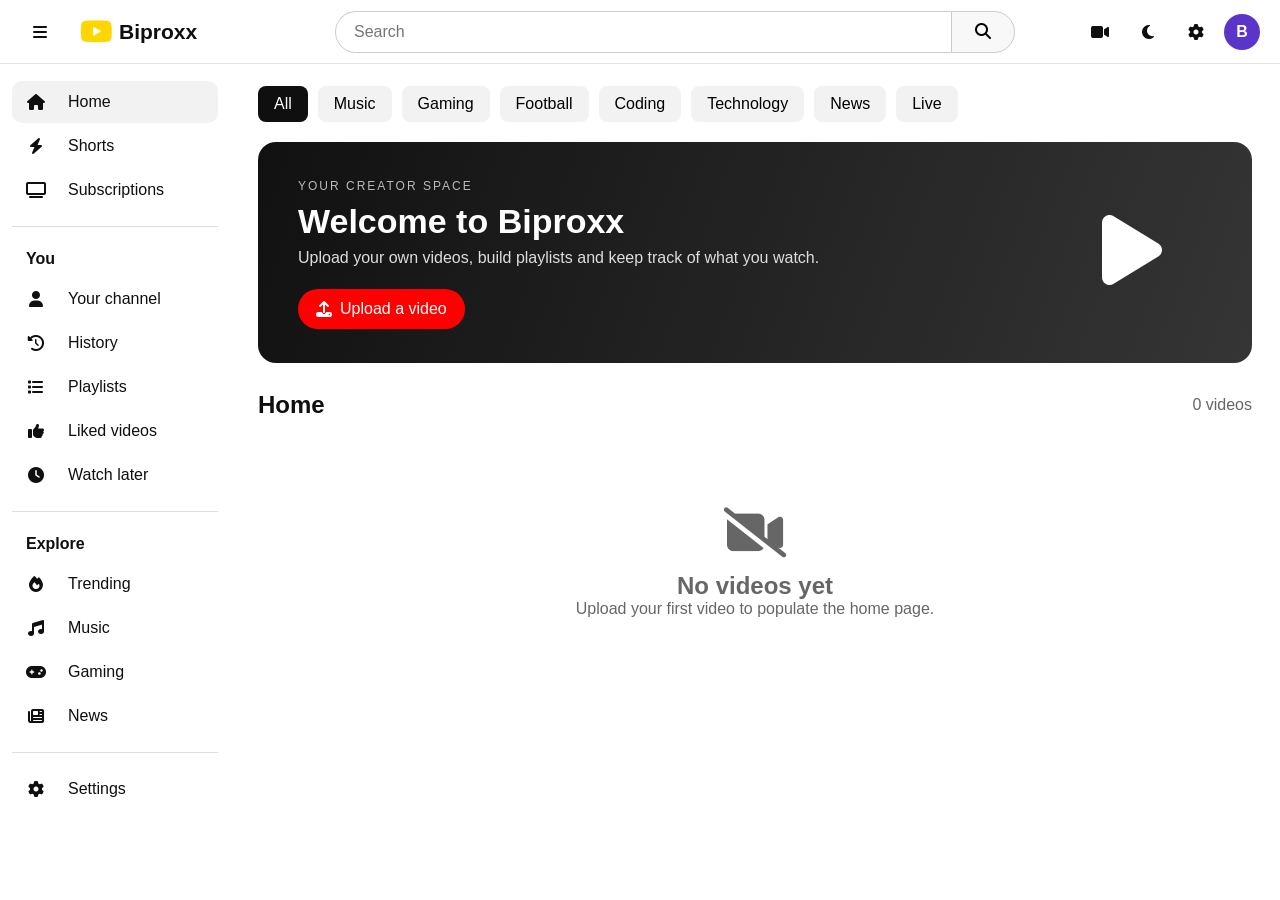
<file: index.html>
<!DOCTYPE html>
<html lang="en">
<head>
  <meta charset="UTF-8">
  <meta name="viewport" content="width=device-width, initial-scale=1.0">
  <title>Biproxx - Home</title>
  <link rel="stylesheet" href="css/style.css">
  <link rel="stylesheet" href="https://cdnjs.cloudflare.com/ajax/libs/font-awesome/6.5.2/css/all.min.css">
</head>
<body data-page="home">
<header class="topbar">
  <button class="icon-btn" id="menuBtn"><i class="fa-solid fa-bars"></i></button>
  <a class="brand" href="index.html"><i class="fa-brands fa-youtube"></i><b>Biproxx</b></a>
  <div class="search"><input id="searchInput" placeholder="Search"><button id="searchBtn"><i class="fa-solid fa-magnifying-glass"></i></button></div>
  <div class="top-actions">
    <a class="icon-btn" href="upload.html" title="Create"><i class="fa-solid fa-video"></i></a>
    <button class="icon-btn" id="themeBtn" title="Theme"><i class="fa-solid fa-moon"></i></button>
    <a class="icon-btn" href="settings.html" title="Settings"><i class="fa-solid fa-gear"></i></a>
    <a class="avatar" href="channel.html" id="avatar">B</a>
  </div>
</header>

<aside class="sidebar" id="sidebar">
  <a class="side active" href="index.html"><i class="fa-solid fa-house"></i>Home</a>
  <a class="side" href="#"><i class="fa-solid fa-bolt"></i>Shorts</a>
  <a class="side" href="subscriptions.html"><i class="fa-solid fa-tv"></i>Subscriptions</a>
  <hr>
  <div class="side-title">You</div>
  <a class="side" href="channel.html"><i class="fa-solid fa-user"></i>Your channel</a>
  <a class="side" href="history.html"><i class="fa-solid fa-clock-rotate-left"></i>History</a>
  <a class="side" href="playlists.html"><i class="fa-solid fa-list"></i>Playlists</a>
  <a class="side" href="liked.html"><i class="fa-solid fa-thumbs-up"></i>Liked videos</a>
  <a class="side" href="playlists.html"><i class="fa-solid fa-clock"></i>Watch later</a>
  <hr>
  <div class="side-title">Explore</div>
  <a class="side" href="#"><i class="fa-solid fa-fire"></i>Trending</a>
  <a class="side" href="#"><i class="fa-solid fa-music"></i>Music</a>
  <a class="side" href="#"><i class="fa-solid fa-gamepad"></i>Gaming</a>
  <a class="side" href="#"><i class="fa-solid fa-newspaper"></i>News</a>
  <hr>
  <a class="side" href="settings.html"><i class="fa-solid fa-gear"></i>Settings</a>
</aside>

<main class="content">
  <div class="chips" id="chips">
    <button class="chip active">All</button><button class="chip">Music</button><button class="chip">Gaming</button>
    <button class="chip">Football</button><button class="chip">Coding</button><button class="chip">Technology</button>
    <button class="chip">News</button><button class="chip">Live</button>
  </div>
  <section class="hero">
    <div><span class="eyebrow">YOUR CREATOR SPACE</span><h1>Welcome to Biproxx</h1><p>Upload your own videos, build playlists and keep track of what you watch.</p><a class="primary" href="upload.html"><i class="fa-solid fa-upload"></i> Upload a video</a></div>
    <div class="hero-icon"><i class="fa-solid fa-play"></i></div>
  </section>
  <div class="section-head"><h2>Home</h2><span id="videoCount"></span></div>
  <div class="video-grid" id="videoGrid"></div>
</main>
<div class="toast" id="toast"></div>
<script src="js/app.js"></script>
</body>
</html>
</file>
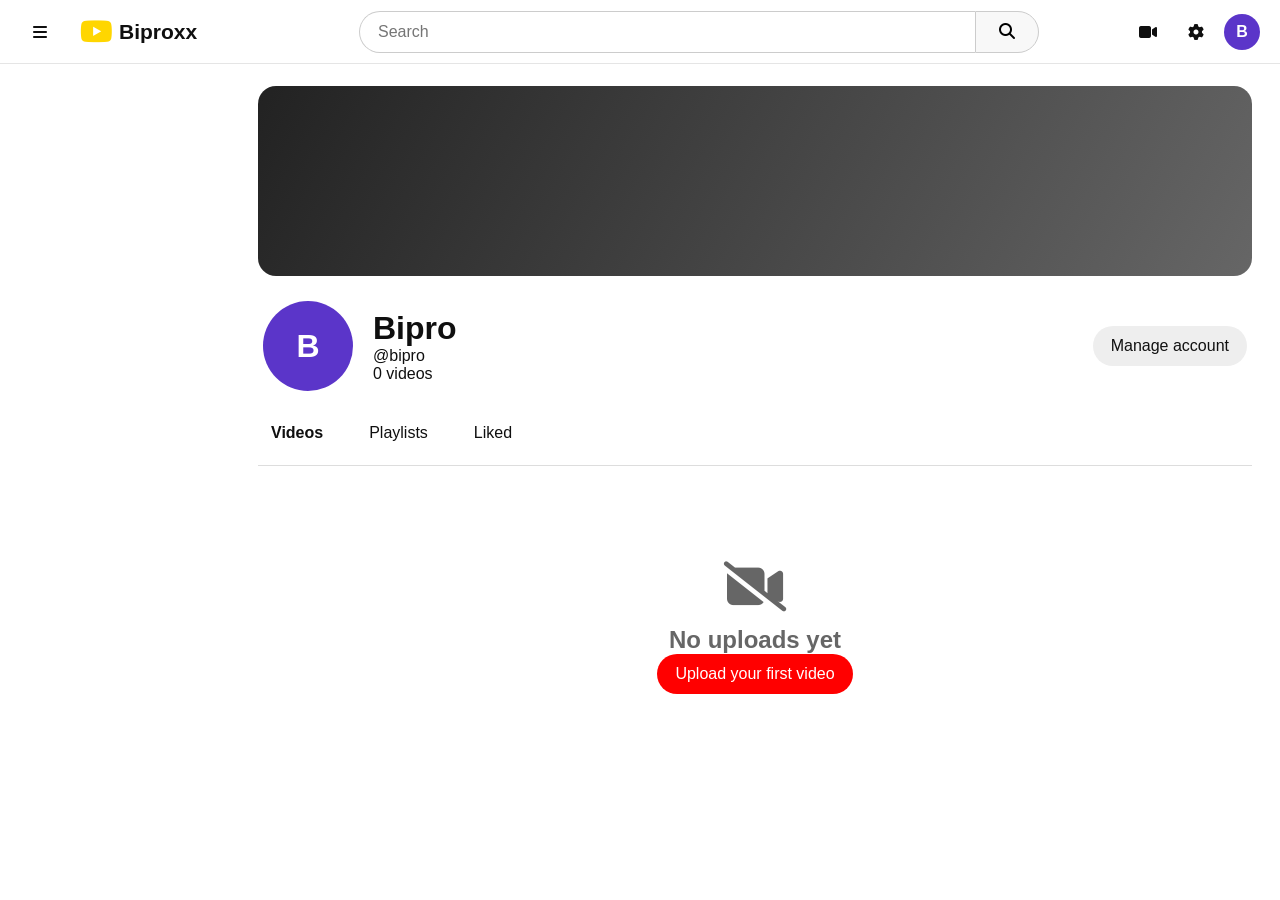
<file: channel.html>
<!DOCTYPE html><html lang="en"><head><meta charset="UTF-8"><meta name="viewport" content="width=device-width,initial-scale=1.0"><title>Your Channel - Biproxx</title><link rel="stylesheet" href="css/style.css"><link rel="stylesheet" href="https://cdnjs.cloudflare.com/ajax/libs/font-awesome/6.5.2/css/all.min.css"></head>
<body data-page="channel"><header class="topbar"><button class="icon-btn" id="menuBtn"><i class="fa-solid fa-bars"></i></button><a class="brand" href="index.html"><i class="fa-brands fa-youtube"></i><b>Biproxx</b></a><div class="search"><input id="searchInput" placeholder="Search"><button id="searchBtn"><i class="fa-solid fa-magnifying-glass"></i></button></div><div class="top-actions"><a class="icon-btn" href="upload.html"><i class="fa-solid fa-video"></i></a><a class="icon-btn" href="settings.html"><i class="fa-solid fa-gear"></i></a><a class="avatar" href="channel.html" id="avatar">B</a></div></header><main class="content"><div class="channel-banner"></div><div class="channel-head"><div class="big-avatar" id="channelAvatar">B</div><div><h1 id="channelName">Your Channel</h1><p id="channelHandle">@creator</p><p id="channelStats"></p></div><a class="secondary" href="settings.html">Manage account</a></div><div class="tabs"><b>Videos</b><a href="playlists.html">Playlists</a><a href="liked.html">Liked</a></div><div class="video-grid" id="channelVideos"></div></main><div class="toast" id="toast"></div><script src="js/app.js"></script></body></html>
</file>
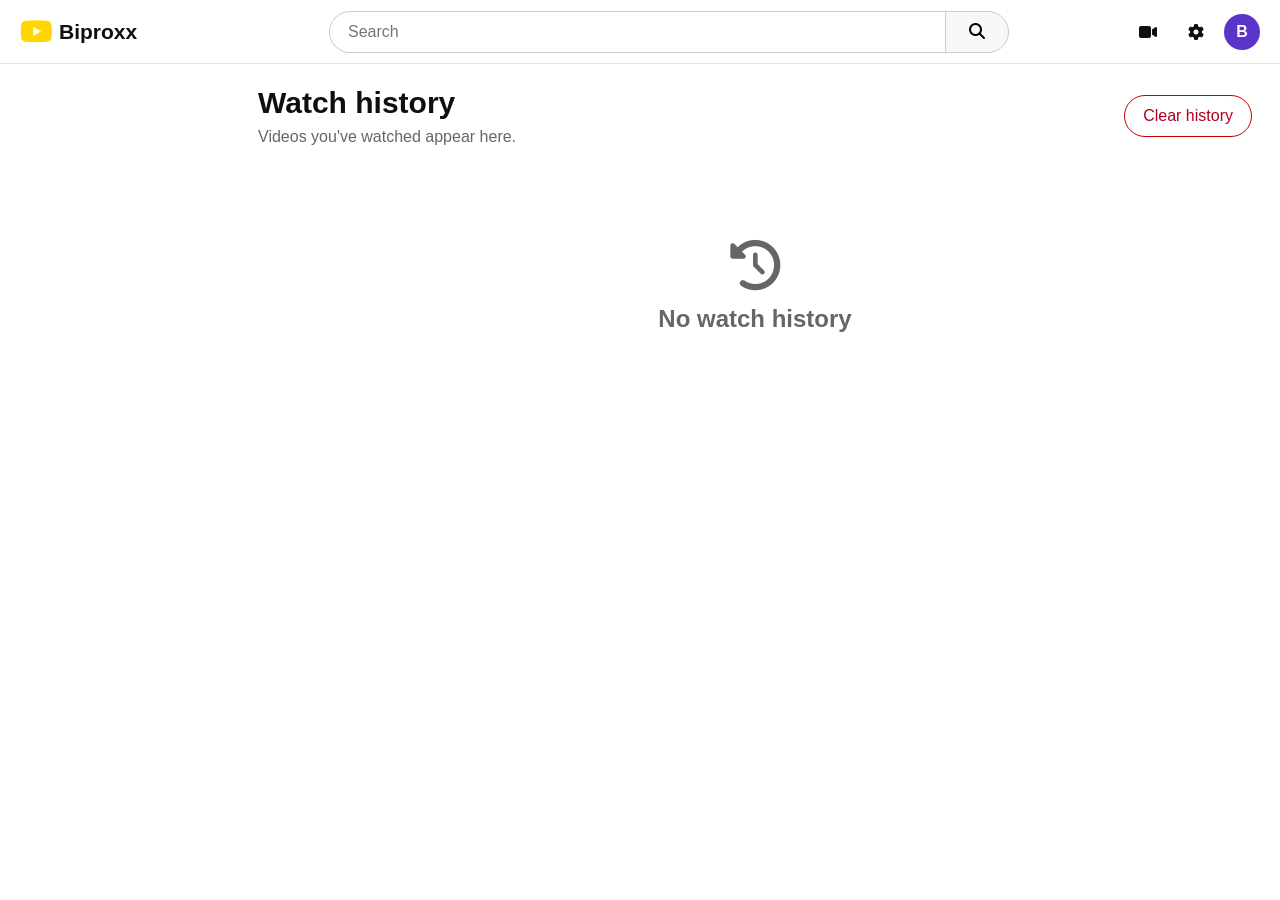
<file: history.html>
<!DOCTYPE html><html lang="en"><head><meta charset="UTF-8"><meta name="viewport" content="width=device-width,initial-scale=1.0"><title>History - Biproxx</title><link rel="stylesheet" href="css/style.css"><link rel="stylesheet" href="https://cdnjs.cloudflare.com/ajax/libs/font-awesome/6.5.2/css/all.min.css"></head><body data-page="history"><header class="topbar"><a class="brand" href="index.html"><i class="fa-brands fa-youtube"></i><b>Biproxx</b></a><div class="search"><input id="searchInput" placeholder="Search"><button id="searchBtn"><i class="fa-solid fa-magnifying-glass"></i></button></div><div class="top-actions"><a class="icon-btn" href="upload.html"><i class="fa-solid fa-video"></i></a><a class="icon-btn" href="settings.html"><i class="fa-solid fa-gear"></i></a><a class="avatar" href="channel.html" id="avatar">B</a></div></header><main class="content narrow"><div class="page-title row"><div><h1>Watch history</h1><p>Videos you've watched appear here.</p></div><button class="danger-outline" id="clearHistory">Clear history</button></div><div id="historyList" class="list"></div></main><div class="toast" id="toast"></div><script src="js/app.js"></script></body></html>
</file>
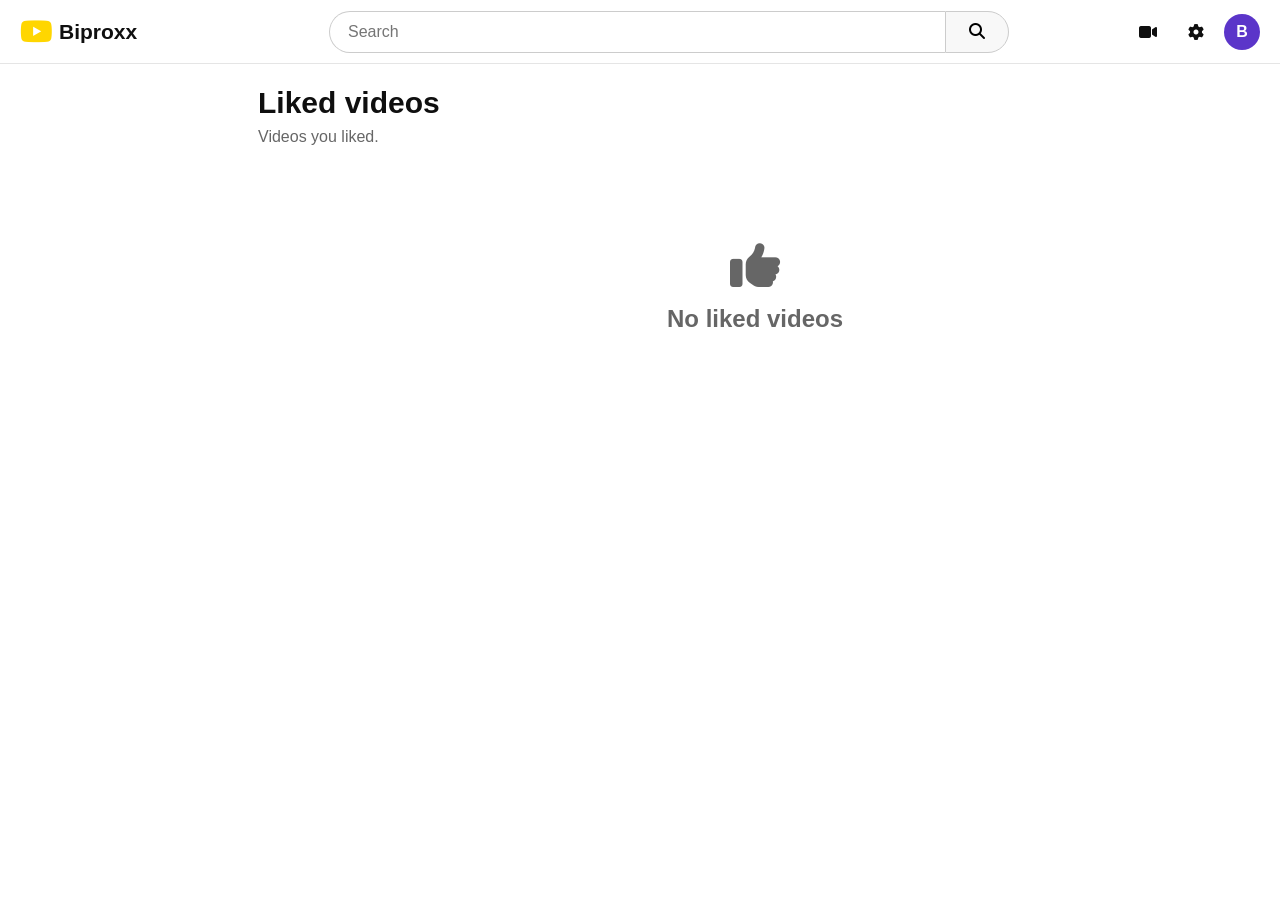
<file: liked.html>
<!DOCTYPE html><html lang="en"><head><meta charset="UTF-8"><meta name="viewport" content="width=device-width,initial-scale=1.0"><title>Liked Videos - Biproxx</title><link rel="stylesheet" href="css/style.css"><link rel="stylesheet" href="https://cdnjs.cloudflare.com/ajax/libs/font-awesome/6.5.2/css/all.min.css"></head><body data-page="liked"><header class="topbar"><a class="brand" href="index.html"><i class="fa-brands fa-youtube"></i><b>Biproxx</b></a><div class="search"><input id="searchInput" placeholder="Search"><button id="searchBtn"><i class="fa-solid fa-magnifying-glass"></i></button></div><div class="top-actions"><a class="icon-btn" href="upload.html"><i class="fa-solid fa-video"></i></a><a class="icon-btn" href="settings.html"><i class="fa-solid fa-gear"></i></a><a class="avatar" href="channel.html" id="avatar">B</a></div></header><main class="content narrow"><div class="page-title"><h1>Liked videos</h1><p>Videos you liked.</p></div><div id="likedList" class="video-grid"></div></main><div class="toast" id="toast"></div><script src="js/app.js"></script></body></html>
</file>
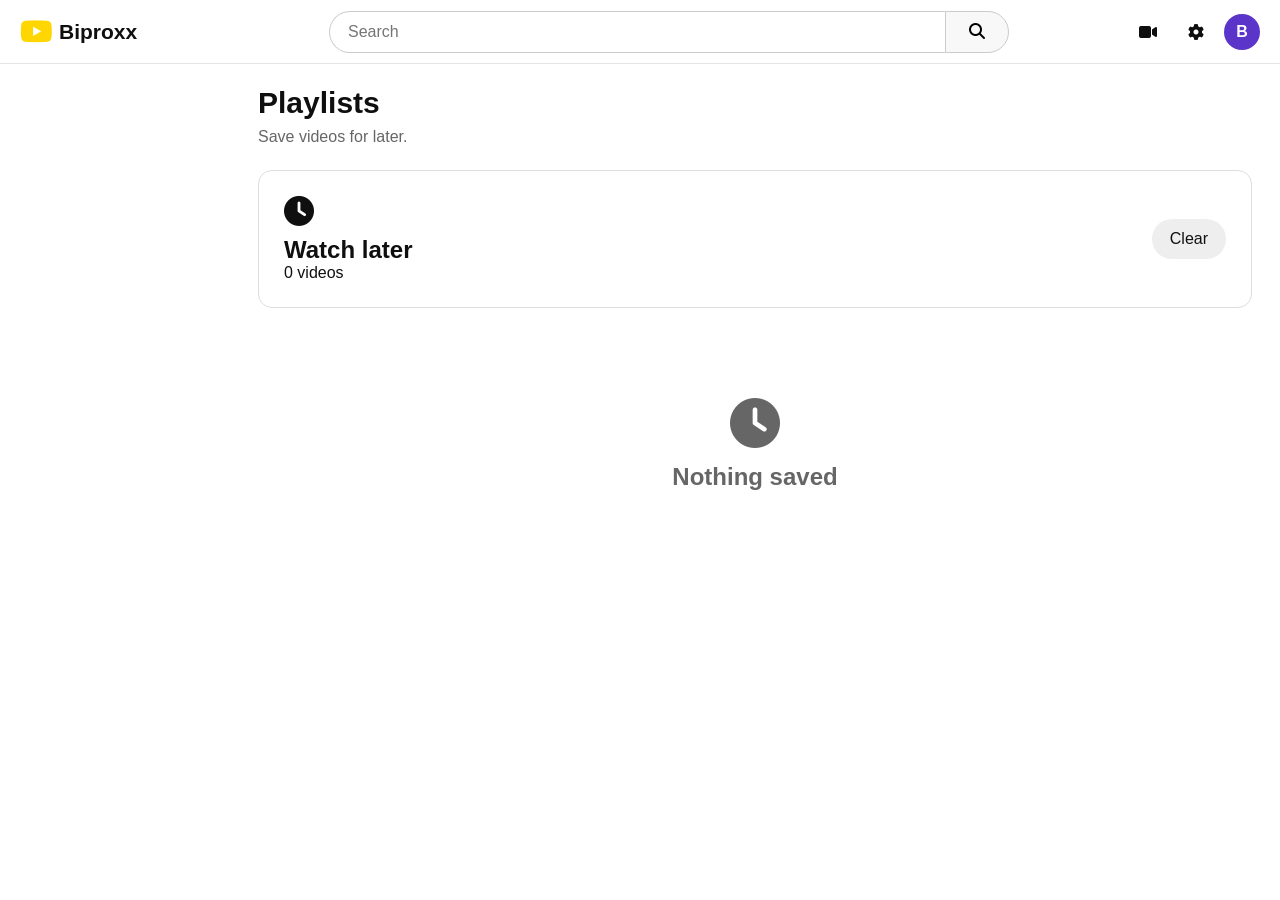
<file: playlists.html>
<!DOCTYPE html><html lang="en"><head><meta charset="UTF-8"><meta name="viewport" content="width=device-width,initial-scale=1.0"><title>Playlists - Biproxx</title><link rel="stylesheet" href="css/style.css"><link rel="stylesheet" href="https://cdnjs.cloudflare.com/ajax/libs/font-awesome/6.5.2/css/all.min.css"></head><body data-page="playlists"><header class="topbar"><a class="brand" href="index.html"><i class="fa-brands fa-youtube"></i><b>Biproxx</b></a><div class="search"><input id="searchInput" placeholder="Search"><button id="searchBtn"><i class="fa-solid fa-magnifying-glass"></i></button></div><div class="top-actions"><a class="icon-btn" href="upload.html"><i class="fa-solid fa-video"></i></a><a class="icon-btn" href="settings.html"><i class="fa-solid fa-gear"></i></a><a class="avatar" href="channel.html" id="avatar">B</a></div></header><main class="content narrow"><div class="page-title"><h1>Playlists</h1><p>Save videos for later.</p></div><div class="playlist-card"><div><i class="fa-solid fa-clock"></i><h2>Watch later</h2><p id="laterCount">0 videos</p></div><button class="secondary" id="clearLater">Clear</button></div><div id="laterList" class="list"></div></main><div class="toast" id="toast"></div><script src="js/app.js"></script></body></html>
</file>
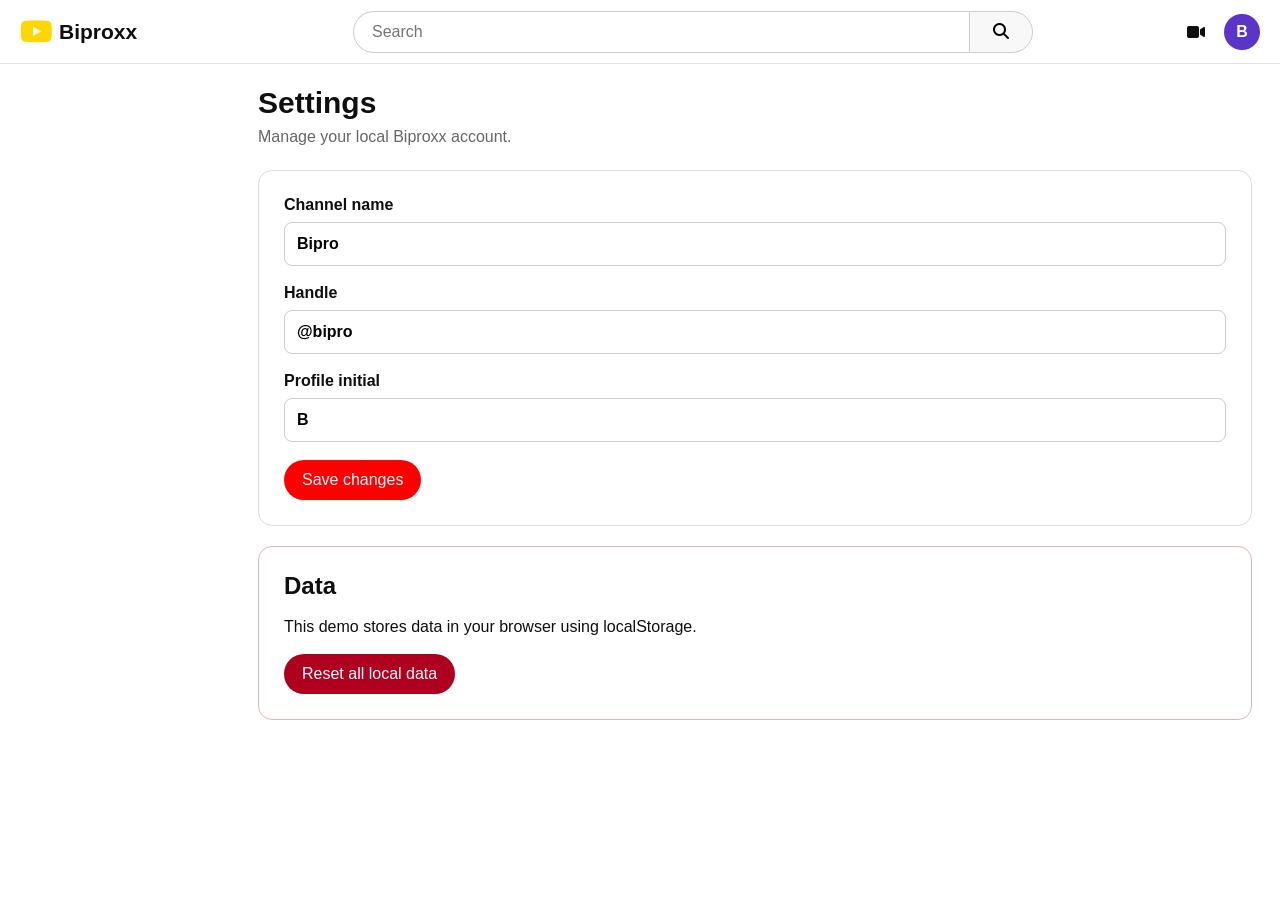
<file: settings.html>
<!DOCTYPE html><html lang="en"><head><meta charset="UTF-8"><meta name="viewport" content="width=device-width,initial-scale=1.0"><title>Settings - Biproxx</title><link rel="stylesheet" href="css/style.css"><link rel="stylesheet" href="https://cdnjs.cloudflare.com/ajax/libs/font-awesome/6.5.2/css/all.min.css"></head><body data-page="settings"><header class="topbar"><a class="brand" href="index.html"><i class="fa-brands fa-youtube"></i><b>Biproxx</b></a><div class="search"><input id="searchInput" placeholder="Search"><button id="searchBtn"><i class="fa-solid fa-magnifying-glass"></i></button></div><div class="top-actions"><a class="icon-btn" href="upload.html"><i class="fa-solid fa-video"></i></a><a class="avatar" href="channel.html" id="avatar">B</a></div></header><main class="content narrow"><div class="page-title"><h1>Settings</h1><p>Manage your local Biproxx account.</p></div><form id="settingsForm" class="form-card"><label>Channel name<input id="settingsName" required></label><label>Handle<input id="settingsHandle" placeholder="@creator" required></label><label>Profile initial<input id="settingsAvatar" maxlength="2" required></label><button class="primary" type="submit">Save changes</button></form><div class="form-card danger-card"><h2>Data</h2><p>This demo stores data in your browser using localStorage.</p><button class="danger" id="resetData">Reset all local data</button></div></main><div class="toast" id="toast"></div><script src="js/app.js"></script></body></html>
</file>
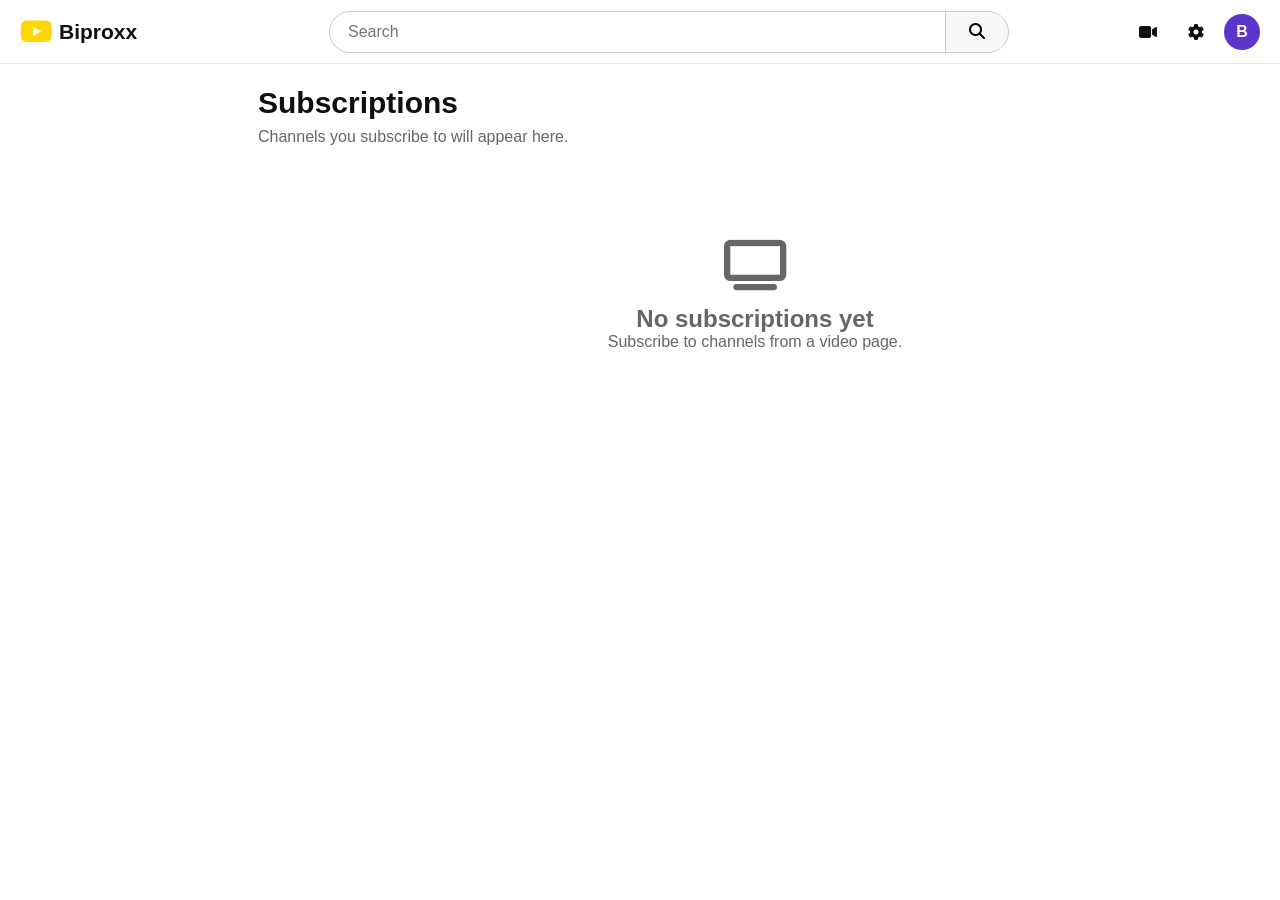
<file: subscriptions.html>
<!DOCTYPE html><html lang="en"><head><meta charset="UTF-8"><meta name="viewport" content="width=device-width,initial-scale=1.0"><title>Subscriptions - Biproxx</title><link rel="stylesheet" href="css/style.css"><link rel="stylesheet" href="https://cdnjs.cloudflare.com/ajax/libs/font-awesome/6.5.2/css/all.min.css"></head><body data-page="subscriptions"><header class="topbar"><a class="brand" href="index.html"><i class="fa-brands fa-youtube"></i><b>Biproxx</b></a><div class="search"><input id="searchInput" placeholder="Search"><button id="searchBtn"><i class="fa-solid fa-magnifying-glass"></i></button></div><div class="top-actions"><a class="icon-btn" href="upload.html"><i class="fa-solid fa-video"></i></a><a class="icon-btn" href="settings.html"><i class="fa-solid fa-gear"></i></a><a class="avatar" href="channel.html" id="avatar">B</a></div></header><main class="content narrow"><div class="page-title"><h1>Subscriptions</h1><p>Channels you subscribe to will appear here.</p></div><div id="subscriptionsList" class="empty"><i class="fa-solid fa-tv"></i><h2>No subscriptions yet</h2><p>Subscribe to channels from a video page.</p></div></main><div class="toast" id="toast"></div><script src="js/app.js"></script></body></html>
</file>
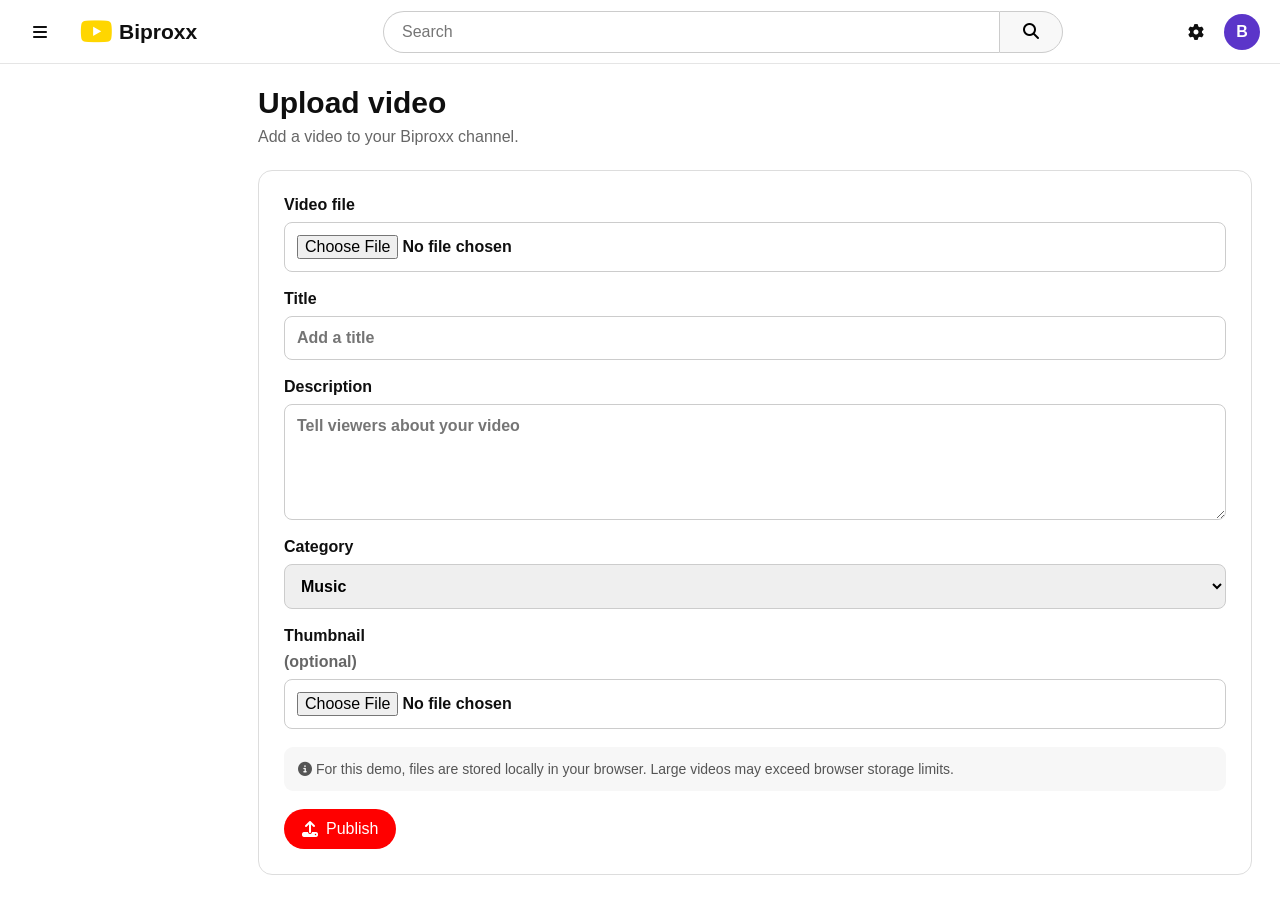
<file: upload.html>
<!DOCTYPE html><html lang="en"><head><meta charset="UTF-8"><meta name="viewport" content="width=device-width,initial-scale=1.0"><title>Upload - Biproxx</title><link rel="stylesheet" href="css/style.css"><link rel="stylesheet" href="https://cdnjs.cloudflare.com/ajax/libs/font-awesome/6.5.2/css/all.min.css"></head>
<body data-page="upload"><header class="topbar"><button class="icon-btn" id="menuBtn"><i class="fa-solid fa-bars"></i></button><a class="brand" href="index.html"><i class="fa-brands fa-youtube"></i><b>Biproxx</b></a><div class="search"><input id="searchInput" placeholder="Search"><button id="searchBtn"><i class="fa-solid fa-magnifying-glass"></i></button></div><div class="top-actions"><a class="icon-btn" href="settings.html"><i class="fa-solid fa-gear"></i></a><a class="avatar" href="channel.html" id="avatar">B</a></div></header>
<main class="content narrow"><div class="page-title"><h1>Upload video</h1><p>Add a video to your Biproxx channel.</p></div><form id="uploadForm" class="form-card"><label>Video file<input id="videoFile" type="file" accept="video/*" required></label><label>Title<input id="videoTitle" maxlength="100" placeholder="Add a title" required></label><label>Description<textarea id="videoDescription" rows="5" placeholder="Tell viewers about your video"></textarea></label><label>Category<select id="videoCategory"><option>Music</option><option>Gaming</option><option>Football</option><option>Coding</option><option>Technology</option><option>News</option><option>Other</option></select></label><label>Thumbnail <span class="muted">(optional)</span><input id="thumbnailFile" type="file" accept="image/*"></label><div class="upload-note"><i class="fa-solid fa-circle-info"></i> For this demo, files are stored locally in your browser. Large videos may exceed browser storage limits.</div><button class="primary" type="submit"><i class="fa-solid fa-upload"></i> Publish</button></form></main><div class="toast" id="toast"></div><script src="js/app.js"></script></body></html>
</file>
<file: css/style.css>
*{box-sizing:border-box;margin:0;padding:0}body{font-family:Arial,Helvetica,sans-serif;background:#fff;color:#0f0f0f}a{text-decoration:none;color:inherit}button,input,textarea,select{font:inherit}.topbar{height:64px;border-bottom:1px solid #e5e5e5;display:flex;align-items:center;gap:20px;padding:0 20px;position:sticky;top:0;background:#fff;z-index:20}.brand{display:flex;align-items:center;gap:6px;font-size:21px;min-width:190px}.brand i{font-size:29px;color:#FFD600}.icon-btn{border:0;background:transparent;width:40px;height:40px;border-radius:50%;display:grid;place-items:center;cursor:pointer;color:inherit}.icon-btn:hover{background:#f2f2f2}.search{display:flex;max-width:680px;flex:1;margin:auto}.search input{height:42px;flex:1;border:1px solid #ccc;border-right:0;border-radius:22px 0 0 22px;padding:0 18px;outline:0}.search button{width:64px;border:1px solid #ccc;border-radius:0 22px 22px 0;background:#f8f8f8;cursor:pointer}.top-actions{display:flex;align-items:center;gap:8px}.avatar,.big-avatar{background:#5b35c9;color:#fff;border-radius:50%;display:grid;place-items:center;font-weight:bold}.avatar{width:36px;height:36px}.sidebar{position:fixed;top:64px;bottom:0;width:230px;padding:15px 12px;overflow:auto;background:#fff}.side{display:flex;align-items:center;gap:22px;padding:12px 14px;border-radius:10px;margin:2px 0}.side:hover,.side.active{background:#f2f2f2}.side i{width:20px;text-align:center}.sidebar hr{border:0;border-top:1px solid #ddd;margin:15px 0}.side-title{font-weight:bold;padding:8px 14px}.content{margin-left:230px;padding:22px 28px}.narrow{max-width:1050px}.chips{display:flex;gap:10px;overflow:auto;padding-bottom:20px}.chip{border:0;background:#f2f2f2;padding:9px 16px;border-radius:8px;white-space:nowrap;cursor:pointer}.chip.active{background:#0f0f0f;color:#fff}.hero{background:linear-gradient(110deg,#111,#353535);color:#fff;border-radius:18px;padding:34px 40px;display:flex;justify-content:space-between;align-items:center;margin-bottom:28px}.hero h1{font-size:34px;margin:8px 0}.hero p{color:#ddd;max-width:600px;margin-bottom:22px}.eyebrow{font-size:12px;letter-spacing:2px;color:#bbb}.hero-icon{font-size:80px;color:#fff;padding:20px 50px}.primary,.secondary,.danger,.danger-outline{border:0;border-radius:22px;padding:11px 18px;cursor:pointer;display:inline-flex;align-items:center;gap:8px}.primary{background:#ff0000;color:#fff}.secondary{background:#eee;color:#111}.danger{background:#b00020;color:#fff}.danger-outline{border:1px solid #c00;background:#fff;color:#b00020}.section-head,.page-title.row,.channel-head{display:flex;align-items:center;justify-content:space-between}.section-head{margin-bottom:18px}.section-head span,.muted,.page-title p{color:#666}.video-grid{display:grid;grid-template-columns:repeat(4,minmax(0,1fr));gap:30px 18px}.thumb{aspect-ratio:16/9;border-radius:12px;overflow:hidden;background:#eee;position:relative}.thumb img,.thumb video{width:100%;height:100%;object-fit:cover}.thumb-placeholder{width:100%;height:100%;display:grid;place-items:center;font-size:42px;background:linear-gradient(135deg,#222,#555);color:#fff}.duration{position:absolute;right:7px;bottom:7px;background:#000d;color:#fff;border-radius:4px;padding:3px 5px;font-size:12px}.card-info{display:flex;gap:10px;padding-top:10px}.mini-avatar{width:38px;height:38px;border-radius:50%;display:grid;place-items:center;background:#5b35c9;color:#fff;font-weight:bold;flex:none}.card-info h3{font-size:15px;line-height:21px;margin-bottom:4px}.meta{font-size:13px;color:#666;line-height:19px}.video-card{cursor:pointer}.video-card:hover .thumb{filter:brightness(.93)}.page-title{margin-bottom:24px}.page-title h1{font-size:30px;margin-bottom:8px}.form-card{border:1px solid #ddd;border-radius:14px;padding:25px;margin-bottom:20px;display:flex;flex-direction:column;gap:18px}.form-card label{display:flex;flex-direction:column;gap:8px;font-weight:bold}.form-card input,.form-card textarea,.form-card select{padding:12px;border:1px solid #ccc;border-radius:8px;outline:0}.form-card button{align-self:flex-start}.upload-note{padding:14px;background:#f7f7f7;border-radius:9px;color:#555;font-size:14px}.watch-layout{display:grid;grid-template-columns:minmax(0,1fr) 350px;gap:28px}.player{background:#000;border-radius:12px;overflow:hidden}.player video{width:100%;display:block;max-height:650px}.watch-title{font-size:23px;margin:15px 0}.watch-meta{display:flex;justify-content:space-between;align-items:center;gap:15px}.actions{display:flex;gap:8px;flex-wrap:wrap}.action{border:0;background:#eee;border-radius:20px;padding:9px 14px;cursor:pointer}.action.active{background:#111;color:#fff}.creator-row{display:flex;align-items:center;gap:12px;margin:18px 0;padding:15px 0;border-top:1px solid #ddd;border-bottom:1px solid #ddd}.up-next h3{margin-bottom:15px}.next{display:flex;gap:10px;margin-bottom:15px;cursor:pointer}.next .thumb{width:150px;flex:none}.next h4{font-size:14px;line-height:18px}.list{display:flex;flex-direction:column;gap:12px}.list-item{display:flex;gap:16px;padding:12px;border-bottom:1px solid #eee;align-items:center}.list-item .thumb{width:220px;flex:none}.list-item h3{margin-bottom:6px}.list-item button{margin-left:auto}.empty{padding:70px 20px;text-align:center;color:#666}.empty i{font-size:50px;margin-bottom:15px}.playlist-card{border:1px solid #ddd;border-radius:14px;padding:25px;display:flex;align-items:center;justify-content:space-between;margin-bottom:20px}.playlist-card i{font-size:30px;margin-bottom:10px}.channel-banner{height:190px;border-radius:18px;background:linear-gradient(120deg,#222,#666)}.channel-head{gap:20px;padding:25px 5px}.big-avatar{width:90px;height:90px;font-size:32px}.channel-head .secondary{margin-left:auto}.tabs{display:flex;gap:30px;border-bottom:1px solid #ddd;padding:0 5px 15px;margin-bottom:25px}.tabs a,.tabs b{padding:8px}.danger-card{border-color:#e2b4b4}.toast{position:fixed;bottom:25px;left:50%;transform:translateX(-50%) translateY(100px);background:#222;color:#fff;padding:12px 18px;border-radius:8px;transition:.25s;z-index:100}.toast.show{transform:translateX(-50%) translateY(0)}body.dark{background:#0f0f0f;color:#fff}body.dark .topbar,body.dark .sidebar{background:#0f0f0f;border-color:#333}body.dark .side:hover,body.dark .side.active,body.dark .secondary,body.dark .action,body.dark .chip{background:#272727;color:#fff}body.dark .search input{background:#121212;color:#fff;border-color:#444}body.dark .search button{background:#272727;color:#fff;border-color:#444}body.dark .form-card,body.dark .playlist-card{border-color:#333}body.dark .form-card input,body.dark .form-card textarea,body.dark .form-card select{background:#181818;color:#fff;border-color:#444}body.dark .list-item{border-color:#333}body.dark .upload-note{background:#202020}.hidden{display:none!important}@media(max-width:1100px){.video-grid{grid-template-columns:repeat(3,1fr)}.watch-layout{grid-template-columns:1fr}.up-next{display:none}}@media(max-width:800px){.sidebar{width:75px}.sidebar .side{justify-content:center}.sidebar .side:not(:has(i)){display:none}.sidebar .side{font-size:0}.sidebar .side i{font-size:17px}.sidebar .side-title{display:none}.content{margin-left:75px;padding:18px}.brand{min-width:auto}.brand b{display:none}.video-grid{grid-template-columns:repeat(2,1fr)}.hero-icon{display:none}.channel-head{align-items:flex-start;flex-wrap:wrap}.channel-head .secondary{margin-left:0}}@media(max-width:560px){.topbar{gap:5px;padding:0 10px}.top-actions .icon-btn{display:none}.search{margin:0 4px}.video-grid{grid-template-columns:1fr}.hero{padding:25px}.hero h1{font-size:26px}.content{padding:15px}.list-item{align-items:flex-start}.list-item .thumb{width:140px}.channel-banner{height:120px}.watch-meta{align-items:flex-start;flex-direction:column}}
</file>
